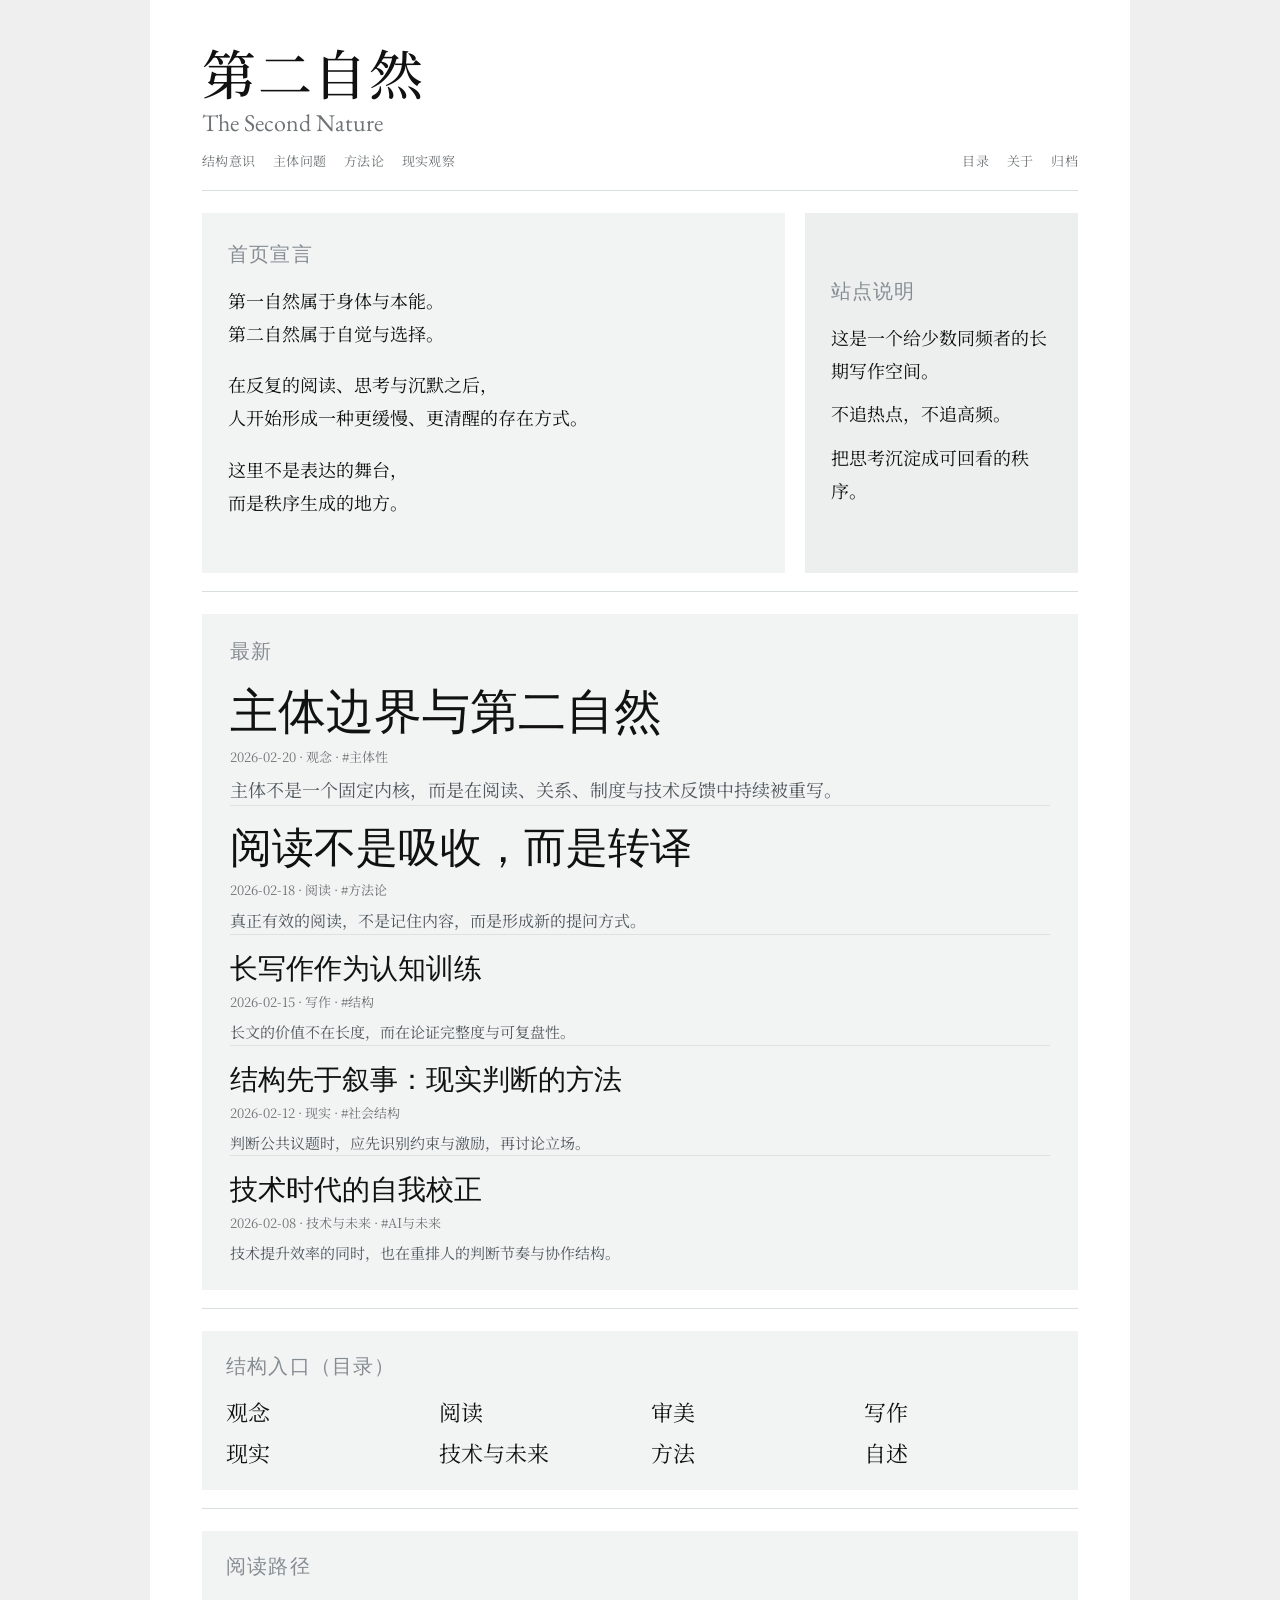
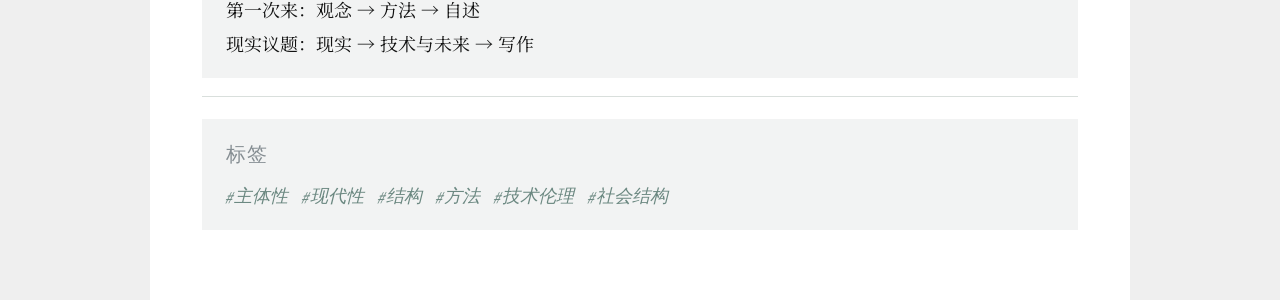
<file: index.html>
<!doctype html>
<html lang="zh-CN">
  <head>
    <meta charset="UTF-8" />
    <meta name="viewport" content="width=device-width, initial-scale=1.0" />
    <title>第二自然 | The Second Nature</title>
    <link rel="preconnect" href="https://fonts.googleapis.com" />
    <link rel="preconnect" href="https://fonts.gstatic.com" crossorigin />
    <link
      href="https://fonts.googleapis.com/css2?family=EB+Garamond:wght@400;500&family=Noto+Serif+SC:wght@400;500;600&display=swap"
      rel="stylesheet"
    />
    <link rel="stylesheet" href="./styles.css" />
  </head>
  <body>
    <div class="container">
      <header class="site-header">
        <div class="masthead">
          <h1>第二自然</h1>
          <p class="brand-en">The Second Nature</p>
        </div>

        <nav class="index-nav" aria-label="思想索引">
          <div class="nav-main">
            <a href="#">结构意识</a>
            <a href="#">主体问题</a>
            <a href="#">方法论</a>
            <a href="#">现实观察</a>
          </div>
          <div class="nav-side">
            <a href="#">目录</a>
            <a href="#">关于</a>
            <a href="#">归档</a>
          </div>
        </nav>
      </header>

      <div class="divider"></div>

      <main>
        <section class="hero-panels">
          <article class="hero-block manifesto-block">
            <h2>首页宣言</h2>
            <p>第一自然属于身体与本能。</p>
            <p>第二自然属于自觉与选择。</p>
            <p class="spacer"></p>
            <p>在反复的阅读、思考与沉默之后，</p>
            <p>人开始形成一种更缓慢、更清醒的存在方式。</p>
            <p class="spacer"></p>
            <p>这里不是表达的舞台，</p>
            <p>而是秩序生成的地方。</p>
          </article>

          <aside class="hero-block note-block">
            <h2>站点说明</h2>
            <p>这是一个给少数同频者的长期写作空间。</p>
            <p>不追热点，不追高频。</p>
            <p>把思考沉淀成可回看的秩序。</p>
          </aside>
        </section>

        <div class="divider"></div>

        <section class="latest-articles">
          <h2>最新</h2>
          <article class="entry feature">
            <h3><a href="#">主体边界与第二自然</a></h3>
            <div class="meta">2026-02-20 · 观念 · #主体性</div>
            <p class="summary">主体不是一个固定内核，而是在阅读、关系、制度与技术反馈中持续被重写。</p>
          </article>

          <article class="entry secondary">
            <h3><a href="#">阅读不是吸收，而是转译</a></h3>
            <div class="meta">2026-02-18 · 阅读 · #方法论</div>
            <p class="summary">真正有效的阅读，不是记住内容，而是形成新的提问方式。</p>
          </article>

          <article class="entry small">
            <h3><a href="#">长写作作为认知训练</a></h3>
            <div class="meta">2026-02-15 · 写作 · #结构</div>
            <p class="summary">长文的价值不在长度，而在论证完整度与可复盘性。</p>
          </article>

          <article class="entry small">
            <h3><a href="#">结构先于叙事：现实判断的方法</a></h3>
            <div class="meta">2026-02-12 · 现实 · #社会结构</div>
            <p class="summary">判断公共议题时，应先识别约束与激励，再讨论立场。</p>
          </article>

          <article class="entry small">
            <h3><a href="#">技术时代的自我校正</a></h3>
            <div class="meta">2026-02-08 · 技术与未来 · #AI与未来</div>
            <p class="summary">技术提升效率的同时，也在重排人的判断节奏与协作结构。</p>
          </article>
        </section>

        <div class="divider"></div>

        <section class="directory-section">
          <h2>结构入口（目录）</h2>
          <nav class="directory-nav">
            <a href="#">观念</a>
            <a href="#">阅读</a>
            <a href="#">审美</a>
            <a href="#">写作</a>
            <a href="#">现实</a>
            <a href="#">技术与未来</a>
            <a href="#">方法</a>
            <a href="#">自述</a>
          </nav>
        </section>

        <div class="divider"></div>

        <section class="paths-section">
          <h2>阅读路径</h2>
          <p>第一次来：观念 → 方法 → 自述</p>
          <p>现实议题：现实 → 技术与未来 → 写作</p>
        </section>

        <div class="divider"></div>

        <section class="tags-section">
          <h2>标签</h2>
          <div class="tag-cloud">
            <span>#主体性</span>
            <span>#现代性</span>
            <span>#结构</span>
            <span>#方法</span>
            <span>#技术伦理</span>
            <span>#社会结构</span>
          </div>
        </section>
      </main>
    </div>
  </body>
</html>
</file>
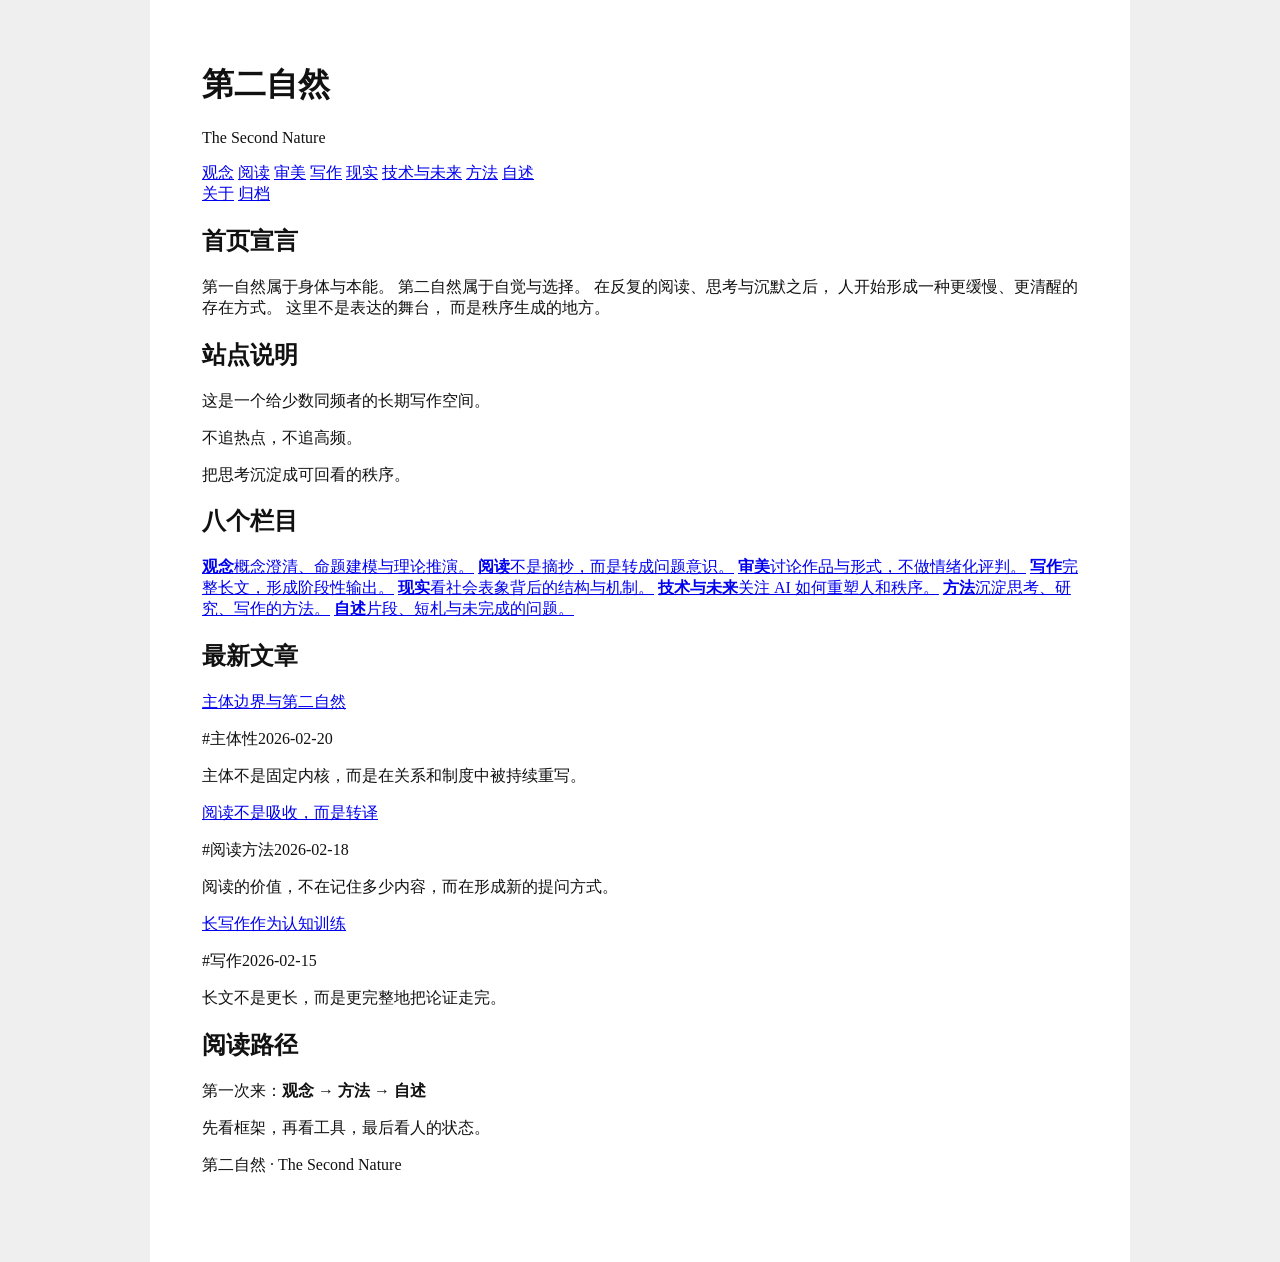
<file: compare-18332e.html>
<!doctype html>
<html lang="zh-CN">
  <head>
    <meta charset="UTF-8" />
    <meta name="viewport" content="width=device-width, initial-scale=1.0" />
    <title>第二自然 对比版 #18332E</title>
    <link rel="stylesheet" href="./styles.css" />
    <style>:root{--accent:#18332E;}</style>
  </head>
  <body>
    <div class="container">
      <header class="site-header">
        <div class="brand">
          <h1>第二自然</h1>
          <p>The Second Nature</p>
        </div>
        <nav class="main-nav">
          <a href="#">观念</a>
          <a href="#">阅读</a>
          <a href="#">审美</a>
          <a href="#">写作</a>
          <a href="#">现实</a>
          <a href="#">技术与未来</a>
          <a href="#">方法</a>
          <a href="#">自述</a>
        </nav>
        <nav class="sub-nav">
          <a href="#">关于</a>
          <a href="#">归档</a>
        </nav>
      </header>

      <main>
        <section class="hero">
          <article class="manifesto-card">
            <h2>首页宣言</h2>
            <p class="manifesto">第一自然属于身体与本能。
第二自然属于自觉与选择。

在反复的阅读、思考与沉默之后，
人开始形成一种更缓慢、更清醒的存在方式。

这里不是表达的舞台，
而是秩序生成的地方。</p>
          </article>
          <aside class="intro-card">
            <h2>站点说明</h2>
            <p>这是一个给少数同频者的长期写作空间。</p>
            <p>不追热点，不追高频。</p>
            <p>把思考沉淀成可回看的秩序。</p>
          </aside>
        </section>

        <section class="section">
          <h2>八个栏目</h2>
          <div class="category-grid">
            <a class="card" href="#"><strong>观念</strong><span>概念澄清、命题建模与理论推演。</span></a>
            <a class="card" href="#"><strong>阅读</strong><span>不是摘抄，而是转成问题意识。</span></a>
            <a class="card" href="#"><strong>审美</strong><span>讨论作品与形式，不做情绪化评判。</span></a>
            <a class="card" href="#"><strong>写作</strong><span>完整长文，形成阶段性输出。</span></a>
            <a class="card" href="#"><strong>现实</strong><span>看社会表象背后的结构与机制。</span></a>
            <a class="card" href="#"><strong>技术与未来</strong><span>关注 AI 如何重塑人和秩序。</span></a>
            <a class="card" href="#"><strong>方法</strong><span>沉淀思考、研究、写作的方法。</span></a>
            <a class="card" href="#"><strong>自述</strong><span>片段、短札与未完成的问题。</span></a>
          </div>
        </section>

        <section class="section split">
          <article class="panel">
            <h2>最新文章</h2>
            <div class="article-list">
              <article class="article-item">
                <a class="article-title" href="#">主体边界与第二自然</a>
                <p class="article-meta"><span class="tag">#主体性</span><span class="date">2026-02-20</span></p>
                <p class="article-summary">主体不是固定内核，而是在关系和制度中被持续重写。</p>
              </article>
              <article class="article-item">
                <a class="article-title" href="#">阅读不是吸收，而是转译</a>
                <p class="article-meta"><span class="tag">#阅读方法</span><span class="date">2026-02-18</span></p>
                <p class="article-summary">阅读的价值，不在记住多少内容，而在形成新的提问方式。</p>
              </article>
              <article class="article-item">
                <a class="article-title" href="#">长写作作为认知训练</a>
                <p class="article-meta"><span class="tag">#写作</span><span class="date">2026-02-15</span></p>
                <p class="article-summary">长文不是更长，而是更完整地把论证走完。</p>
              </article>
            </div>
          </article>

          <article class="panel">
            <h2>阅读路径</h2>
            <p>第一次来：<strong>观念 → 方法 → 自述</strong></p>
            <p>先看框架，再看工具，最后看人的状态。</p>
          </article>
        </section>
      </main>

      <footer class="site-footer">
        <p>第二自然 · The Second Nature</p>
      </footer>
    </div>
  </body>
</html>
</file>
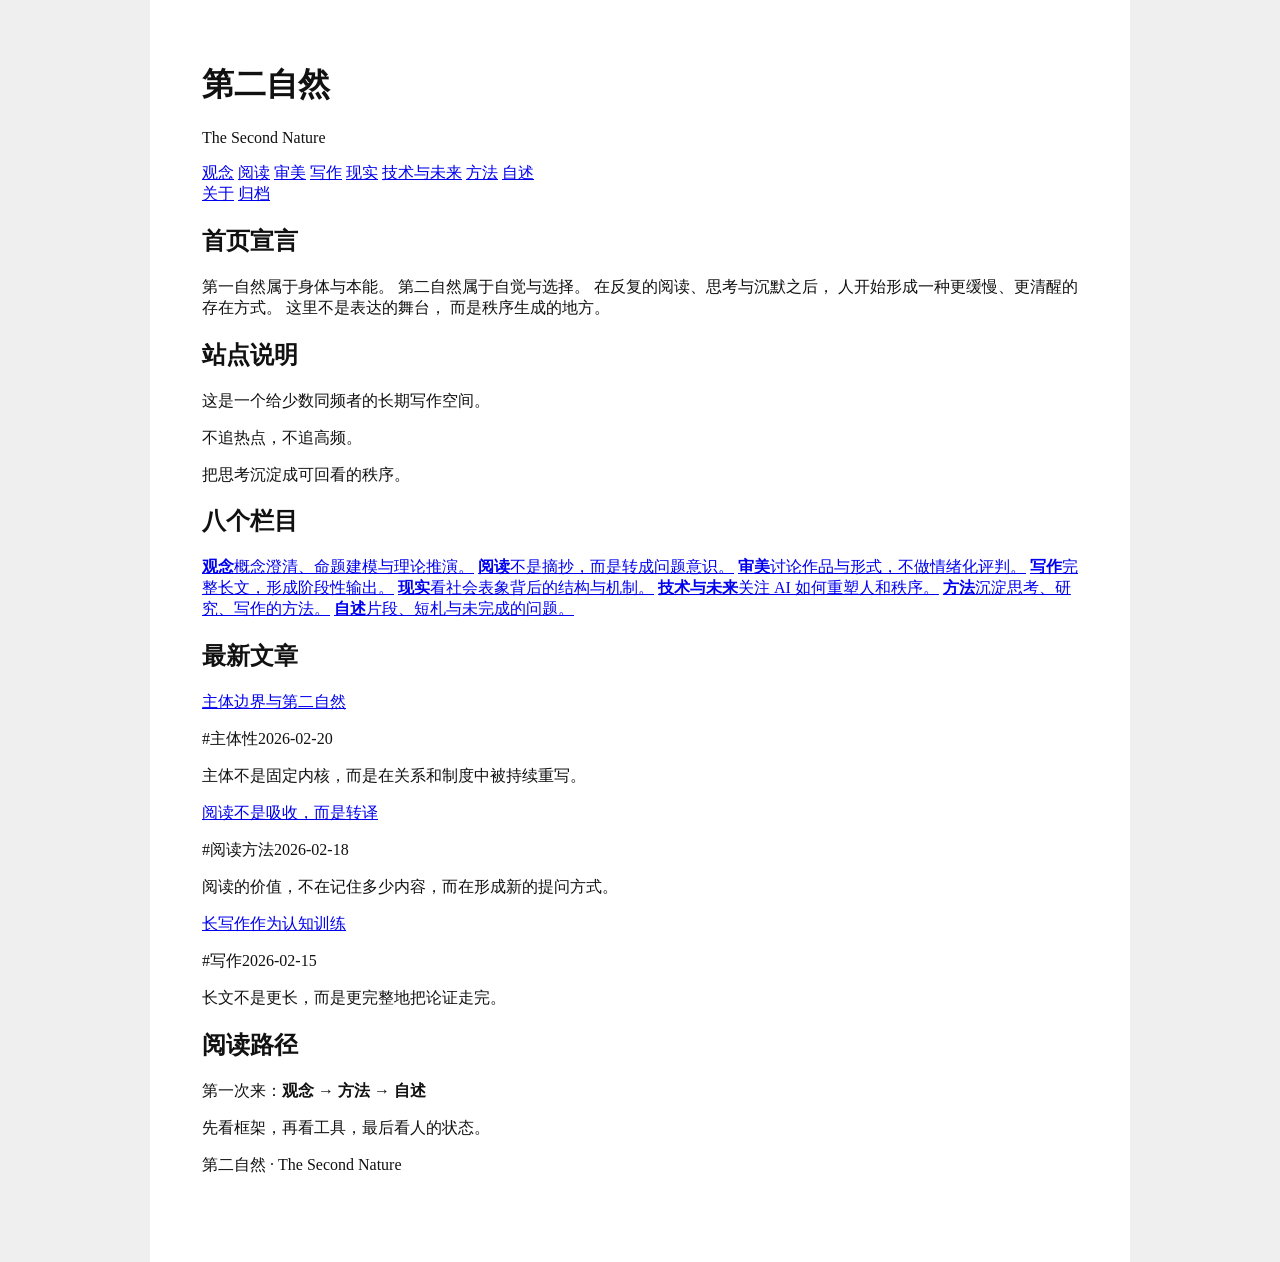
<file: compare-1f3a34.html>
<!doctype html>
<html lang="zh-CN">
  <head>
    <meta charset="UTF-8" />
    <meta name="viewport" content="width=device-width, initial-scale=1.0" />
    <title>第二自然 对比版 #1F3A34</title>
    <link rel="stylesheet" href="./styles.css" />
    <style>:root{--accent:#1F3A34;}</style>
  </head>
  <body>
    <div class="container">
      <header class="site-header">
        <div class="brand">
          <h1>第二自然</h1>
          <p>The Second Nature</p>
        </div>
        <nav class="main-nav">
          <a href="#">观念</a>
          <a href="#">阅读</a>
          <a href="#">审美</a>
          <a href="#">写作</a>
          <a href="#">现实</a>
          <a href="#">技术与未来</a>
          <a href="#">方法</a>
          <a href="#">自述</a>
        </nav>
        <nav class="sub-nav">
          <a href="#">关于</a>
          <a href="#">归档</a>
        </nav>
      </header>

      <main>
        <section class="hero">
          <article class="manifesto-card">
            <h2>首页宣言</h2>
            <p class="manifesto">第一自然属于身体与本能。
第二自然属于自觉与选择。

在反复的阅读、思考与沉默之后，
人开始形成一种更缓慢、更清醒的存在方式。

这里不是表达的舞台，
而是秩序生成的地方。</p>
          </article>
          <aside class="intro-card">
            <h2>站点说明</h2>
            <p>这是一个给少数同频者的长期写作空间。</p>
            <p>不追热点，不追高频。</p>
            <p>把思考沉淀成可回看的秩序。</p>
          </aside>
        </section>

        <section class="section">
          <h2>八个栏目</h2>
          <div class="category-grid">
            <a class="card" href="#"><strong>观念</strong><span>概念澄清、命题建模与理论推演。</span></a>
            <a class="card" href="#"><strong>阅读</strong><span>不是摘抄，而是转成问题意识。</span></a>
            <a class="card" href="#"><strong>审美</strong><span>讨论作品与形式，不做情绪化评判。</span></a>
            <a class="card" href="#"><strong>写作</strong><span>完整长文，形成阶段性输出。</span></a>
            <a class="card" href="#"><strong>现实</strong><span>看社会表象背后的结构与机制。</span></a>
            <a class="card" href="#"><strong>技术与未来</strong><span>关注 AI 如何重塑人和秩序。</span></a>
            <a class="card" href="#"><strong>方法</strong><span>沉淀思考、研究、写作的方法。</span></a>
            <a class="card" href="#"><strong>自述</strong><span>片段、短札与未完成的问题。</span></a>
          </div>
        </section>

        <section class="section split">
          <article class="panel">
            <h2>最新文章</h2>
            <div class="article-list">
              <article class="article-item">
                <a class="article-title" href="#">主体边界与第二自然</a>
                <p class="article-meta"><span class="tag">#主体性</span><span class="date">2026-02-20</span></p>
                <p class="article-summary">主体不是固定内核，而是在关系和制度中被持续重写。</p>
              </article>
              <article class="article-item">
                <a class="article-title" href="#">阅读不是吸收，而是转译</a>
                <p class="article-meta"><span class="tag">#阅读方法</span><span class="date">2026-02-18</span></p>
                <p class="article-summary">阅读的价值，不在记住多少内容，而在形成新的提问方式。</p>
              </article>
              <article class="article-item">
                <a class="article-title" href="#">长写作作为认知训练</a>
                <p class="article-meta"><span class="tag">#写作</span><span class="date">2026-02-15</span></p>
                <p class="article-summary">长文不是更长，而是更完整地把论证走完。</p>
              </article>
            </div>
          </article>

          <article class="panel">
            <h2>阅读路径</h2>
            <p>第一次来：<strong>观念 → 方法 → 自述</strong></p>
            <p>先看框架，再看工具，最后看人的状态。</p>
          </article>
        </section>
      </main>

      <footer class="site-footer">
        <p>第二自然 · The Second Nature</p>
      </footer>
    </div>
  </body>
</html>
</file>
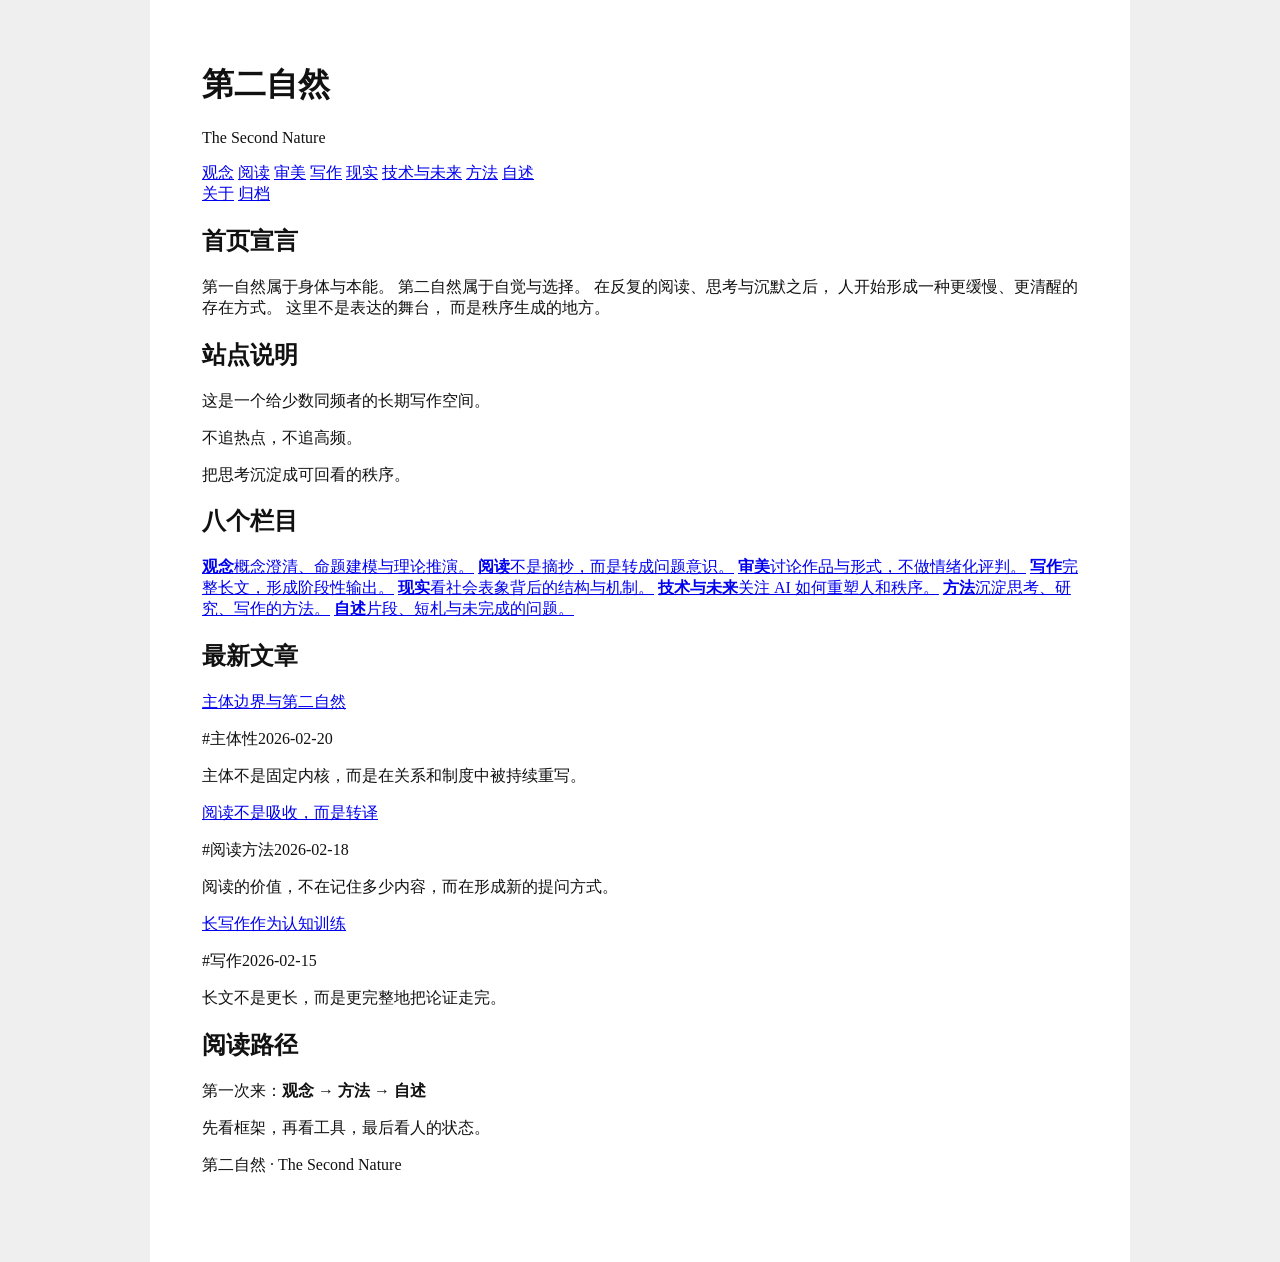
<file: compare-2c4a44.html>
<!doctype html>
<html lang="zh-CN">
  <head>
    <meta charset="UTF-8" />
    <meta name="viewport" content="width=device-width, initial-scale=1.0" />
    <title>第二自然 对比版 #2C4A44</title>
    <link rel="stylesheet" href="./styles.css" />
    <style>:root{--accent:#2C4A44;}</style>
  </head>
  <body>
    <div class="container">
      <header class="site-header">
        <div class="brand">
          <h1>第二自然</h1>
          <p>The Second Nature</p>
        </div>
        <nav class="main-nav">
          <a href="#">观念</a>
          <a href="#">阅读</a>
          <a href="#">审美</a>
          <a href="#">写作</a>
          <a href="#">现实</a>
          <a href="#">技术与未来</a>
          <a href="#">方法</a>
          <a href="#">自述</a>
        </nav>
        <nav class="sub-nav">
          <a href="#">关于</a>
          <a href="#">归档</a>
        </nav>
      </header>

      <main>
        <section class="hero">
          <article class="manifesto-card">
            <h2>首页宣言</h2>
            <p class="manifesto">第一自然属于身体与本能。
第二自然属于自觉与选择。

在反复的阅读、思考与沉默之后，
人开始形成一种更缓慢、更清醒的存在方式。

这里不是表达的舞台，
而是秩序生成的地方。</p>
          </article>
          <aside class="intro-card">
            <h2>站点说明</h2>
            <p>这是一个给少数同频者的长期写作空间。</p>
            <p>不追热点，不追高频。</p>
            <p>把思考沉淀成可回看的秩序。</p>
          </aside>
        </section>

        <section class="section">
          <h2>八个栏目</h2>
          <div class="category-grid">
            <a class="card" href="#"><strong>观念</strong><span>概念澄清、命题建模与理论推演。</span></a>
            <a class="card" href="#"><strong>阅读</strong><span>不是摘抄，而是转成问题意识。</span></a>
            <a class="card" href="#"><strong>审美</strong><span>讨论作品与形式，不做情绪化评判。</span></a>
            <a class="card" href="#"><strong>写作</strong><span>完整长文，形成阶段性输出。</span></a>
            <a class="card" href="#"><strong>现实</strong><span>看社会表象背后的结构与机制。</span></a>
            <a class="card" href="#"><strong>技术与未来</strong><span>关注 AI 如何重塑人和秩序。</span></a>
            <a class="card" href="#"><strong>方法</strong><span>沉淀思考、研究、写作的方法。</span></a>
            <a class="card" href="#"><strong>自述</strong><span>片段、短札与未完成的问题。</span></a>
          </div>
        </section>

        <section class="section split">
          <article class="panel">
            <h2>最新文章</h2>
            <div class="article-list">
              <article class="article-item">
                <a class="article-title" href="#">主体边界与第二自然</a>
                <p class="article-meta"><span class="tag">#主体性</span><span class="date">2026-02-20</span></p>
                <p class="article-summary">主体不是固定内核，而是在关系和制度中被持续重写。</p>
              </article>
              <article class="article-item">
                <a class="article-title" href="#">阅读不是吸收，而是转译</a>
                <p class="article-meta"><span class="tag">#阅读方法</span><span class="date">2026-02-18</span></p>
                <p class="article-summary">阅读的价值，不在记住多少内容，而在形成新的提问方式。</p>
              </article>
              <article class="article-item">
                <a class="article-title" href="#">长写作作为认知训练</a>
                <p class="article-meta"><span class="tag">#写作</span><span class="date">2026-02-15</span></p>
                <p class="article-summary">长文不是更长，而是更完整地把论证走完。</p>
              </article>
            </div>
          </article>

          <article class="panel">
            <h2>阅读路径</h2>
            <p>第一次来：<strong>观念 → 方法 → 自述</strong></p>
            <p>先看框架，再看工具，最后看人的状态。</p>
          </article>
        </section>
      </main>

      <footer class="site-footer">
        <p>第二自然 · The Second Nature</p>
      </footer>
    </div>
  </body>
</html>
</file>
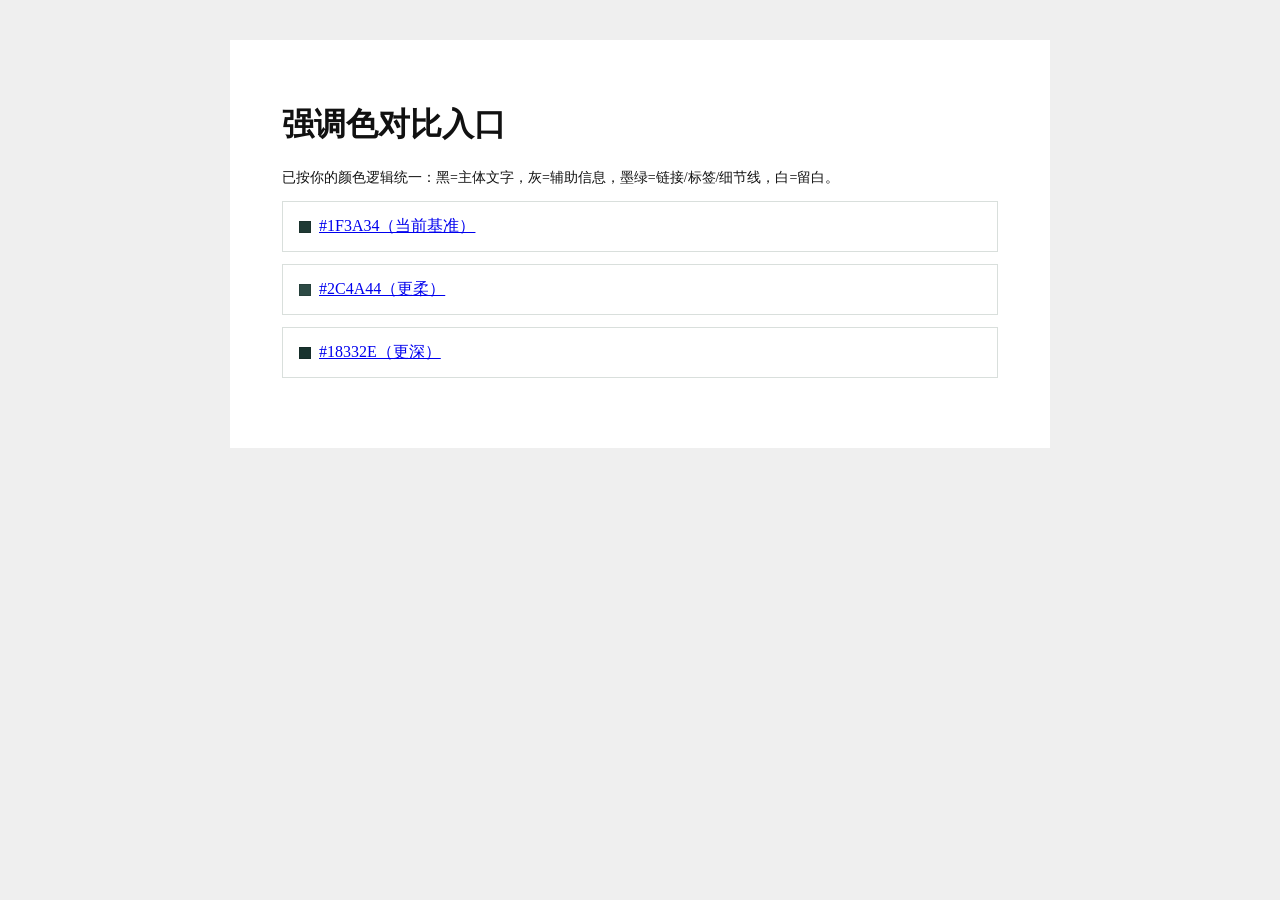
<file: compare.html>
<!doctype html>
<html lang="zh-CN">
  <head>
    <meta charset="UTF-8" />
    <meta name="viewport" content="width=device-width, initial-scale=1.0" />
    <title>第二自然 颜色对比</title>
    <link rel="stylesheet" href="./styles.css" />
    <style>
      .compare-wrap { max-width: 820px; margin: 40px auto; }
      .compare-links { display: grid; gap: 12px; }
      .compare-link { border: 1px solid var(--line); padding: 14px 16px; display: block; }
      .swatch { display:inline-block; width:12px; height:12px; margin-right:8px; vertical-align:middle; border:1px solid #00000022; }
      .muted { color: var(--muted); font-size: 14px; }
    </style>
  </head>
  <body>
    <div class="container compare-wrap">
      <h1>强调色对比入口</h1>
      <p class="muted">已按你的颜色逻辑统一：黑=主体文字，灰=辅助信息，墨绿=链接/标签/细节线，白=留白。</p>
      <div class="compare-links">
        <a class="compare-link" href="./compare-1f3a34.html"><span class="swatch" style="background:#1F3A34"></span>#1F3A34（当前基准）</a>
        <a class="compare-link" href="./compare-2c4a44.html"><span class="swatch" style="background:#2C4A44"></span>#2C4A44（更柔）</a>
        <a class="compare-link" href="./compare-18332e.html"><span class="swatch" style="background:#18332E"></span>#18332E（更深）</a>
      </div>
    </div>
  </body>
</html>
</file>
<file: styles.css>
:root {
  --bg: #ffffff;
  --text: #111111;
  --meta: #6f7376;
  --line: #d9dfdc;
  --panel: #f2f3f3;
  --panel-alt: #ecefee;
  --accent: #6b8881;
}

* {
  box-sizing: border-box;
}

body {
  margin: 0;
  background: #efefef;
  color: var(--text);
  font-family: "Noto Serif SC", "Source Han Serif SC", serif;
  -webkit-font-smoothing: antialiased;
}

.container {
  width: min(980px, 94vw);
  margin: 0 auto;
  background: var(--bg);
  padding: 42px 52px 70px;
}

.site-header {
  margin-bottom: 12px;
}

.masthead h1 {
  margin: 0;
  font-size: 54px;
  line-height: 1.1;
  font-weight: 500;
  letter-spacing: 0.03em;
}

.brand-en {
  margin: 6px 0 0;
  font-family: "EB Garamond", serif;
  font-size: 24px;
  color: var(--meta);
}

.index-nav {
  margin-top: 14px;
  display: flex;
  justify-content: space-between;
  align-items: center;
  gap: 16px;
}

.index-nav .nav-main,
.index-nav .nav-side {
  display: flex;
  flex-wrap: wrap;
  gap: 18px;
}

.index-nav a {
  font-size: 13px;
  font-weight: 400;
  letter-spacing: 0.02em;
  color: #6f7376;
  text-decoration: none;
  border-bottom: 1px solid transparent;
  line-height: 1.4;
}

.index-nav a:hover {
  color: #6f7376;
  border-bottom-color: #474c50;
}

.divider {
  border: none;
  height: 1px;
  background: var(--line);
  margin: 18px 0 22px;
}

main {
  display: block;
}

.hero-panels {
  display: grid;
  grid-template-columns: 1.6fr 0.75fr;
  gap: 20px;
}

.hero-block {
  padding: 28px 26px;
  min-height: 360px;
}

.manifesto-block {
  background: var(--panel);
}

.note-block {
  background: var(--panel-alt);
  display: flex;
  flex-direction: column;
  justify-content: center;
}

.hero-block h2,
.latest-articles h2,
.directory-section h2,
.paths-section h2,
.tags-section h2 {
  margin: 0 0 16px;
  font-size: 20px;
  font-family: "EB Garamond", serif;
  font-weight: 500;
  color: #858d92;
  letter-spacing: 0.06em;
}

.manifesto-block p,
.note-block p {
  margin: 0;
  font-size: 18px;
  line-height: 1.85;
}

.manifesto-block .spacer {
  height: 18px;
}

.note-block p + p {
  margin-top: 10px;
}

.latest-articles {
  background: var(--panel);
  padding: 24px 28px;
}

.entry {
  padding-top: 16px;
  border-top: 1px solid #dce2e0;
}

.entry:first-of-type {
  border-top: none;
  padding-top: 0;
}

.entry h3 {
  margin: 0;
  line-height: 1.25;
  font-weight: 500;
}

.entry h3 a {
  color: var(--text);
  text-decoration: none;
}

.entry h3 a:hover {
  color: var(--text);
  text-decoration: underline;
  text-decoration-color: #474c50;
}

.entry .meta {
  margin-top: 6px;
  font-size: 13px;
  color: var(--meta);
}

.entry .summary {
  margin: 8px 0 0;
  color: #4f585d;
}

.entry.feature h3 {
  font-size: 48px;
  font-family: "EB Garamond", serif;
}

.entry.feature .summary {
  font-size: 18px;
  line-height: 1.72;
}

.entry.secondary h3 {
  font-size: 42px;
  font-family: "EB Garamond", serif;
}

.entry.secondary .summary {
  font-size: 16px;
  line-height: 1.7;
}

.entry.small h3 {
  font-size: 28px;
  font-family: "EB Garamond", serif;
}

.entry.small .summary {
  font-size: 15px;
  line-height: 1.7;
}

.directory-section,
.paths-section,
.tags-section {
  background: var(--panel);
  padding: 22px 24px;
}

.directory-nav {
  display: grid;
  grid-template-columns: repeat(4, minmax(0, 1fr));
  gap: 10px 22px;
}

.directory-nav a {
  font-size: 22px;
  color: var(--text);
  text-decoration: none;
}

.paths-section p {
  margin: 8px 0 0;
  font-size: 18px;
}

.tag-cloud {
  display: flex;
  flex-wrap: wrap;
  gap: 14px;
}

.tag-cloud span {
  font-size: 18px;
  color: var(--accent);
  font-family: "EB Garamond", serif;
  font-style: italic;
}

@media (max-width: 880px) {
  .container {
    padding: 30px 20px 50px;
  }

  .masthead h1 {
    font-size: 40px;
  }

  .brand-en {
    font-size: 18px;
  }

  .index-nav {
    flex-direction: column;
    align-items: flex-start;
    gap: 10px;
  }

  .hero-panels {
    grid-template-columns: 1fr;
  }

  .hero-block {
    min-height: auto;
  }

  .entry.feature h3 {
    font-size: 42px;
  }

  .entry.secondary h3 {
    font-size: 32px;
  }

  .entry.small h3 {
    font-size: 24px;
  }

  .directory-nav {
    grid-template-columns: repeat(2, minmax(0, 1fr));
  }
}
</file>
